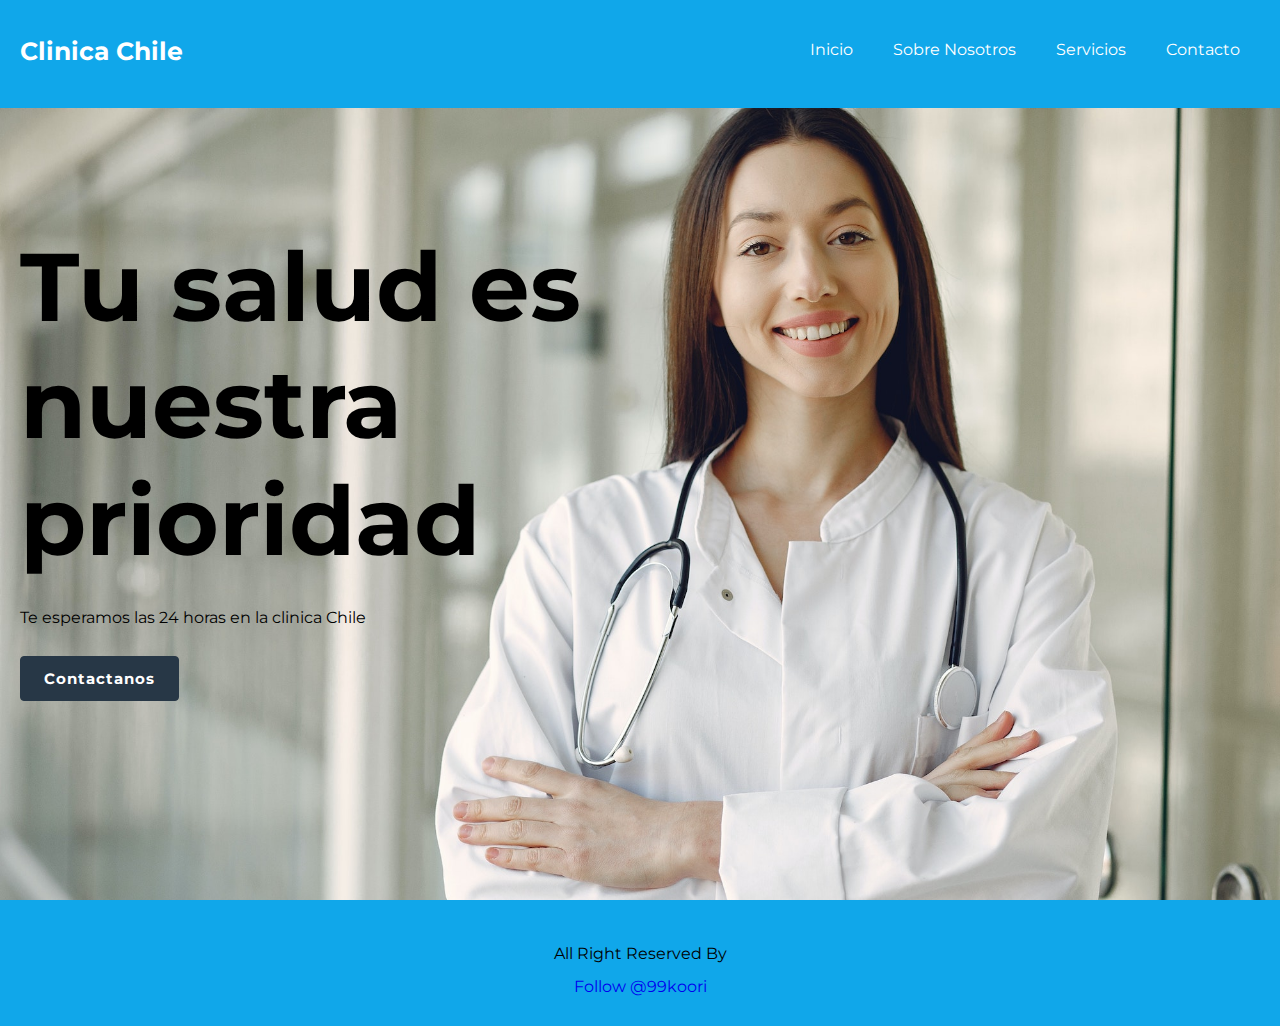
<file: Entrega3/index.html>
<!DOCTYPE html>
<html lang="en">
	<head>
		<meta charset="UTF-8" />
		<meta http-equiv="X-UA-Compatible" content="IE=edge" />
		<meta name="viewport" content="width=device-width, initial-scale=1.0" />
		<link rel="stylesheet" href="css/style.css" />
		<title>Clinica Chile | Bienvenido</title>
	</head>
	<body>
		<header id="mainheader">
			<nav id="navbar">
				<div class="container">
					<h1 class="logo">Clinica Chile</h1>
					<ul>
						<li><a href="index.html">Inicio</a></li>
						<li><a href="about.html">Sobre Nosotros</a></li>
						<li><a href="services.html">Servicios</a></li>
						<li><a href="contact.html">Contacto</a></li>
					</ul>
				</div>
			</nav>
			<div id="showcase">
				<div class="container">
					<h1 class="display-1">Tu salud es nuestra prioridad</h1>
					<p>
						Te esperamos las 24 horas en la clinica Chile
					</p>
					<a href="contact.html" class="btn btn-dark">Contactanos</a>
				</div>
			</div>
		</header>


		<footer id="mainfooter">
			<div class="container">
				<p>All Right Reserved By</p> <a href="https://twitter.com/99koori" class="twitter-follow-button" data-show-count="false"
					>Follow @99koori</a 
				>
				<script async src="https://platform.twitter.com/widgets.js" charset="utf-8"></script>
			</div>
		</footer>
	</body>
</html>
</file>
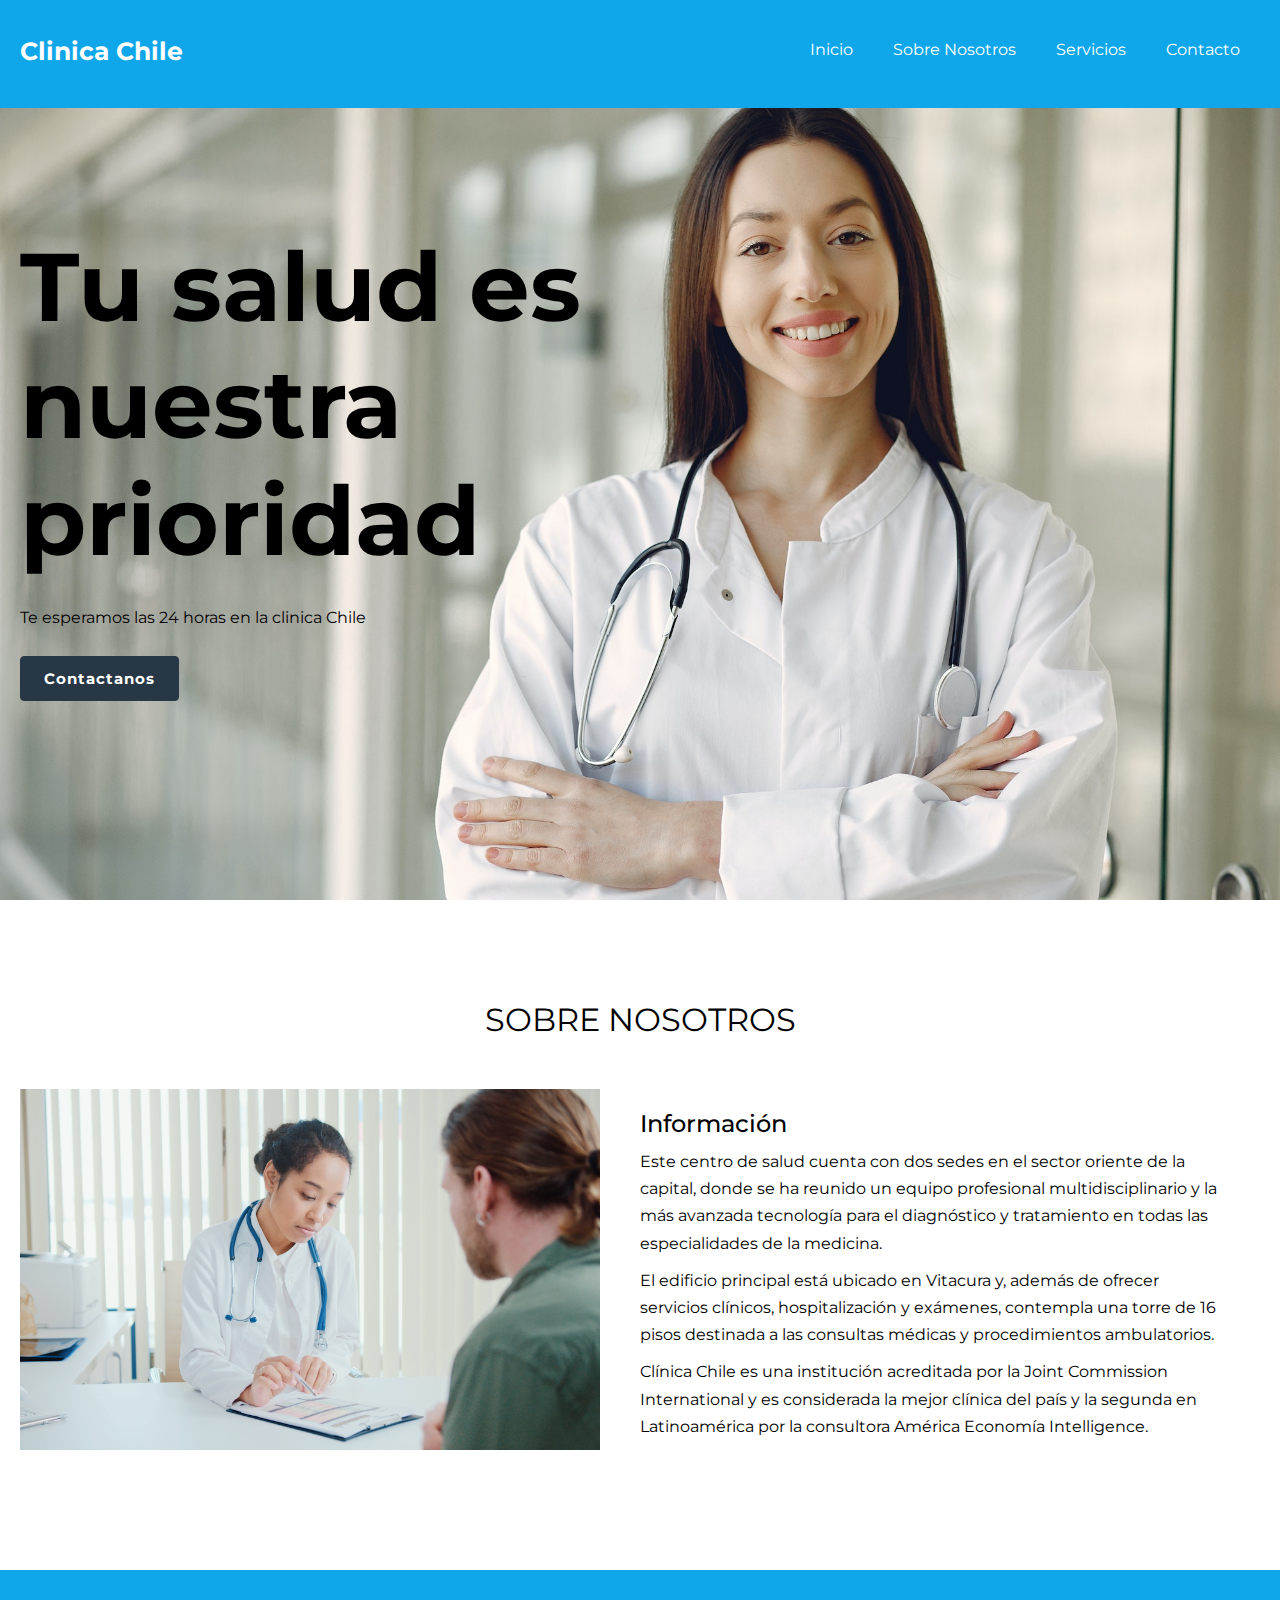
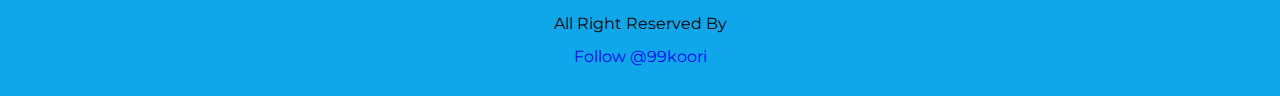
<file: Entrega3/about.html>
<!DOCTYPE html>
<html lang="en">
	<head>
		<meta charset="UTF-8" />
		<meta http-equiv="X-UA-Compatible" content="IE=edge" />
		<meta name="viewport" content="width=device-width, initial-scale=1.0" />
		<link rel="stylesheet" href="css/style.css" />
		<title>Clinica Chile | Bienvenido</title>
	</head>
	<body>
		<header id="mainheader">
			<nav id="navbar">
				<div class="container">
					<h1 class="logo">Clinica Chile</h1>
					<ul>
						<li><a href="index.html">Inicio</a></li>
						<li><a href="about.html">Sobre Nosotros</a></li>
						<li><a href="services.html">Servicios</a></li>
						<li><a href="contact.html">Contacto</a></li>
					</ul>
				</div>
			</nav>
			<div id="showcase">
				<div class="container">
					<h1 class="display-1">Tu salud es nuestra prioridad</h1>
					<p>
						Te esperamos las 24 horas en la clinica Chile
					</p>
					<a href="#contact" class="btn btn-dark">Contactanos</a>
				</div>
			</div>
		</header>

		<section id="about">
			<div class="container">
				<h2>Sobre Nosotros</h2>
				<div class="about-flex">
					<div class="about-flex-image">
						<img src="/Entrega3/images/about.png" alt="" />
					</div>
					<div class="about-flex-description">
						<h4>Información</h4>
						<p>
							Este centro de salud cuenta con dos sedes en el sector oriente de la capital, donde se ha reunido un equipo profesional multidisciplinario y la más avanzada tecnología para el diagnóstico y tratamiento en todas las especialidades de la medicina.
						</p>
						<p>
							El edificio principal está ubicado en Vitacura y, además de ofrecer servicios clínicos, hospitalización y exámenes, contempla una torre de 16 pisos destinada a las consultas médicas y procedimientos ambulatorios.
						</p>
						<p>
							Clínica Chile es una institución acreditada por la Joint Commission International y es considerada la mejor clínica del país y la segunda en Latinoamérica por la consultora América Economía Intelligence.
						</p>
					</div>
				</div>
			</div>
		</section>


		<footer id="mainfooter">
			<div class="container">
				<p>All Right Reserved By</p> <a href="https://twitter.com/99koori" class="twitter-follow-button" data-show-count="false"
					>Follow @99koori</a 
				>
				<script async src="https://platform.twitter.com/widgets.js" charset="utf-8"></script>
			</div>
		</footer>
	</body>
</html>
</file>
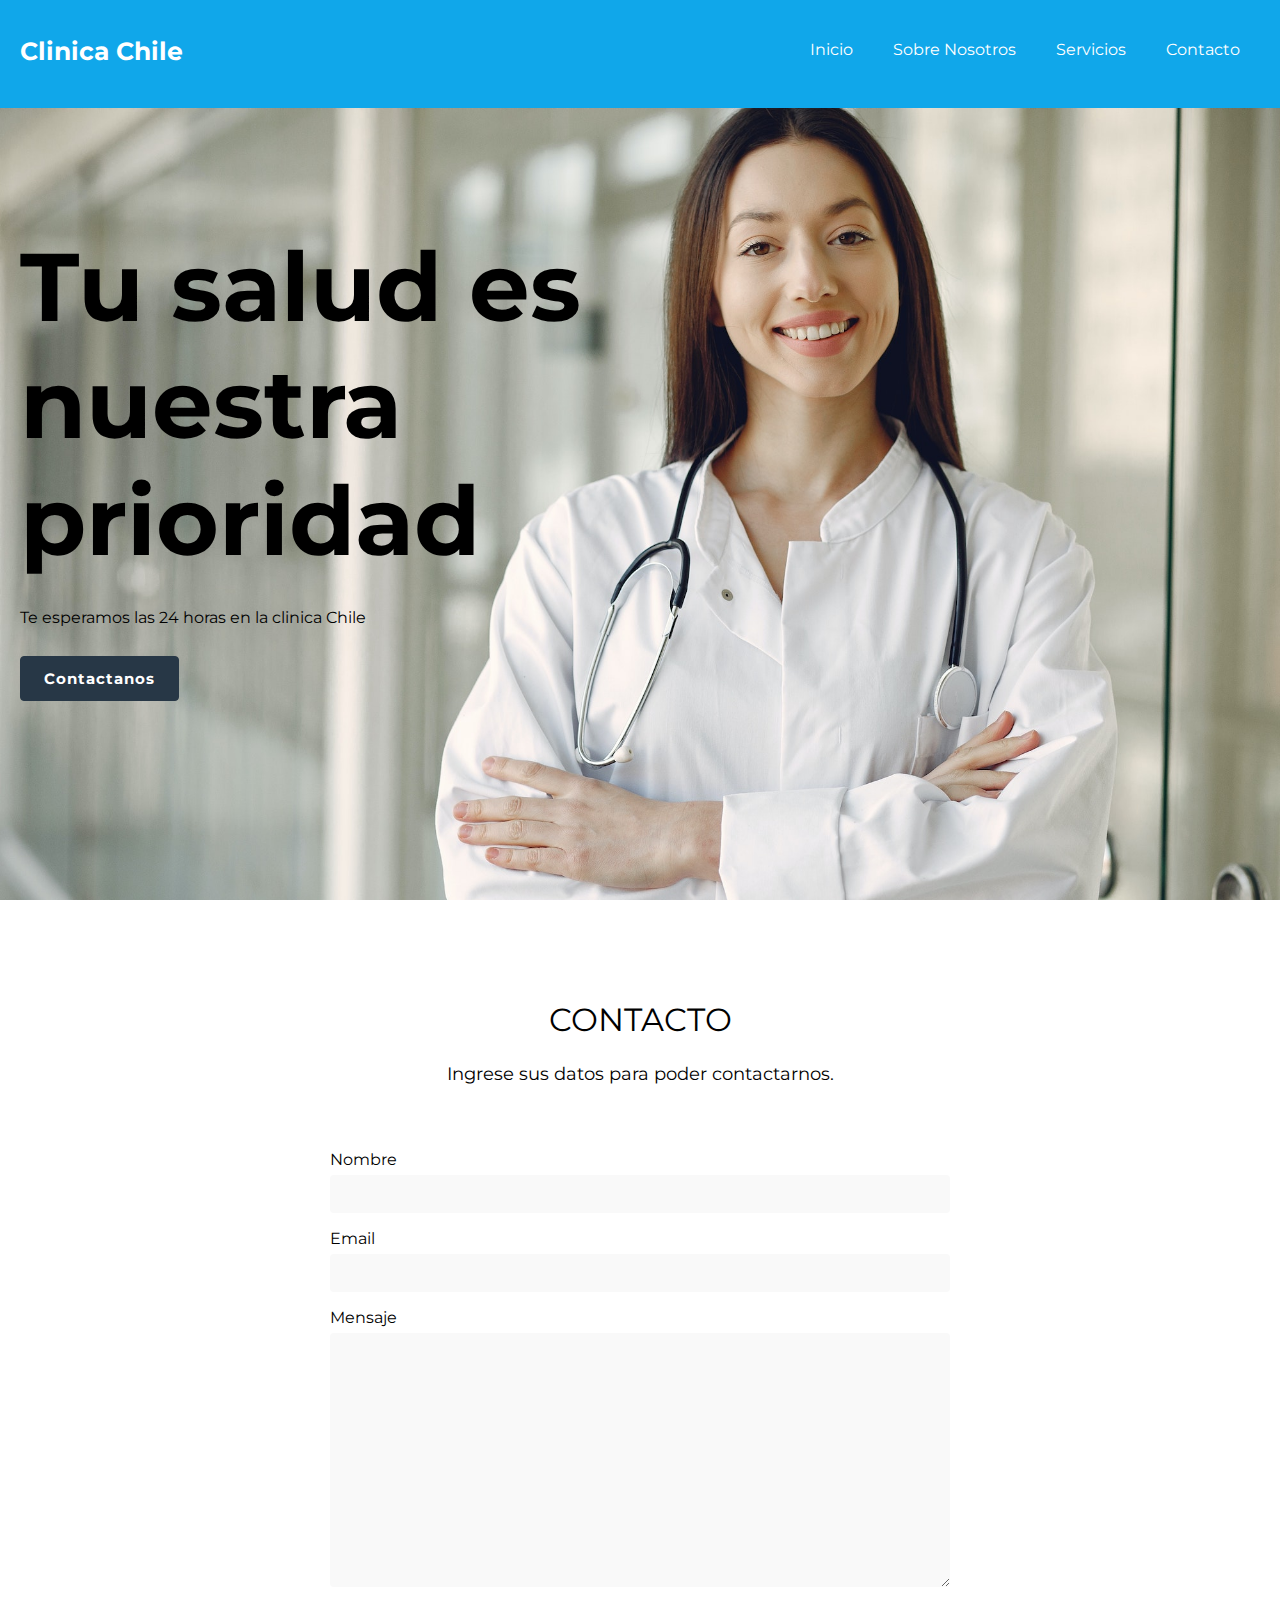
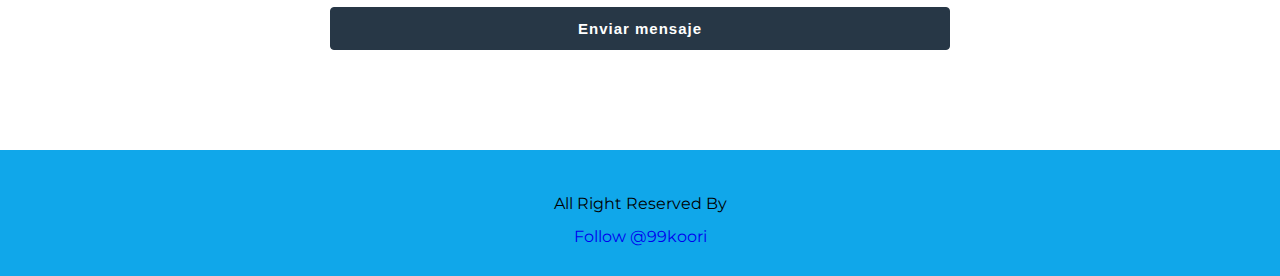
<file: Entrega3/contact.html>
<!DOCTYPE html>
<html lang="en">
	<head>
		<meta charset="UTF-8" />
		<meta http-equiv="X-UA-Compatible" content="IE=edge" />
		<meta name="viewport" content="width=device-width, initial-scale=1.0" />
		<link rel="stylesheet" href="css/style.css" />
		<title>Clinica Chile | Bienvenido</title>
	</head>
	<body>
		<header id="mainheader">
			<nav id="navbar">
				<div class="container">
					<h1 class="logo">Clinica Chile</h1>
					<ul>
						<li><a href="index.html">Inicio</a></li>
						<li><a href="about.html">Sobre Nosotros</a></li>
						<li><a href="services.html">Servicios</a></li>
						<li><a href="contact.html">Contacto</a></li>
					</ul>
				</div>
			</nav>
			<div id="showcase">
				<div class="container">
					<h1 class="display-1">Tu salud es nuestra prioridad</h1>
					<p>
						Te esperamos las 24 horas en la clinica Chile
					</p>
					<a href="#contact" class="btn btn-dark">Contactanos</a>
				</div>
			</div>
		</header>

		<section id="contact">
			<div class="container">
				<h2>Contacto</h2>
				<p class="large">
					Ingrese sus datos para poder contactarnos.
				</p>
				<form action="">
					<div class="form-group">
						<label for="name">Nombre</label>
						<input type="text" class="form-group-control" />
					</div>
					<div class="form-group">
						<label for="email">Email</label>
						<input type="email" class="form-group-control" />
					</div>
					<div class="form-group">
						<label for="message">Mensaje</label>
						<textarea name="" id="" cols="30" rows="10" class="form-group-control"></textarea>
					</div>
					<button class="btn btn-dark">Enviar mensaje</button>
				</form>
			</div>
		</section>

		<footer id="mainfooter">
			<div class="container">
				<p>All Right Reserved By</p> <a href="https://twitter.com/99koori" class="twitter-follow-button" data-show-count="false"
					>Follow @99koori</a 
				>
				<script async src="https://platform.twitter.com/widgets.js" charset="utf-8"></script>
			</div>
		</footer>
	</body>
</html>
</file>
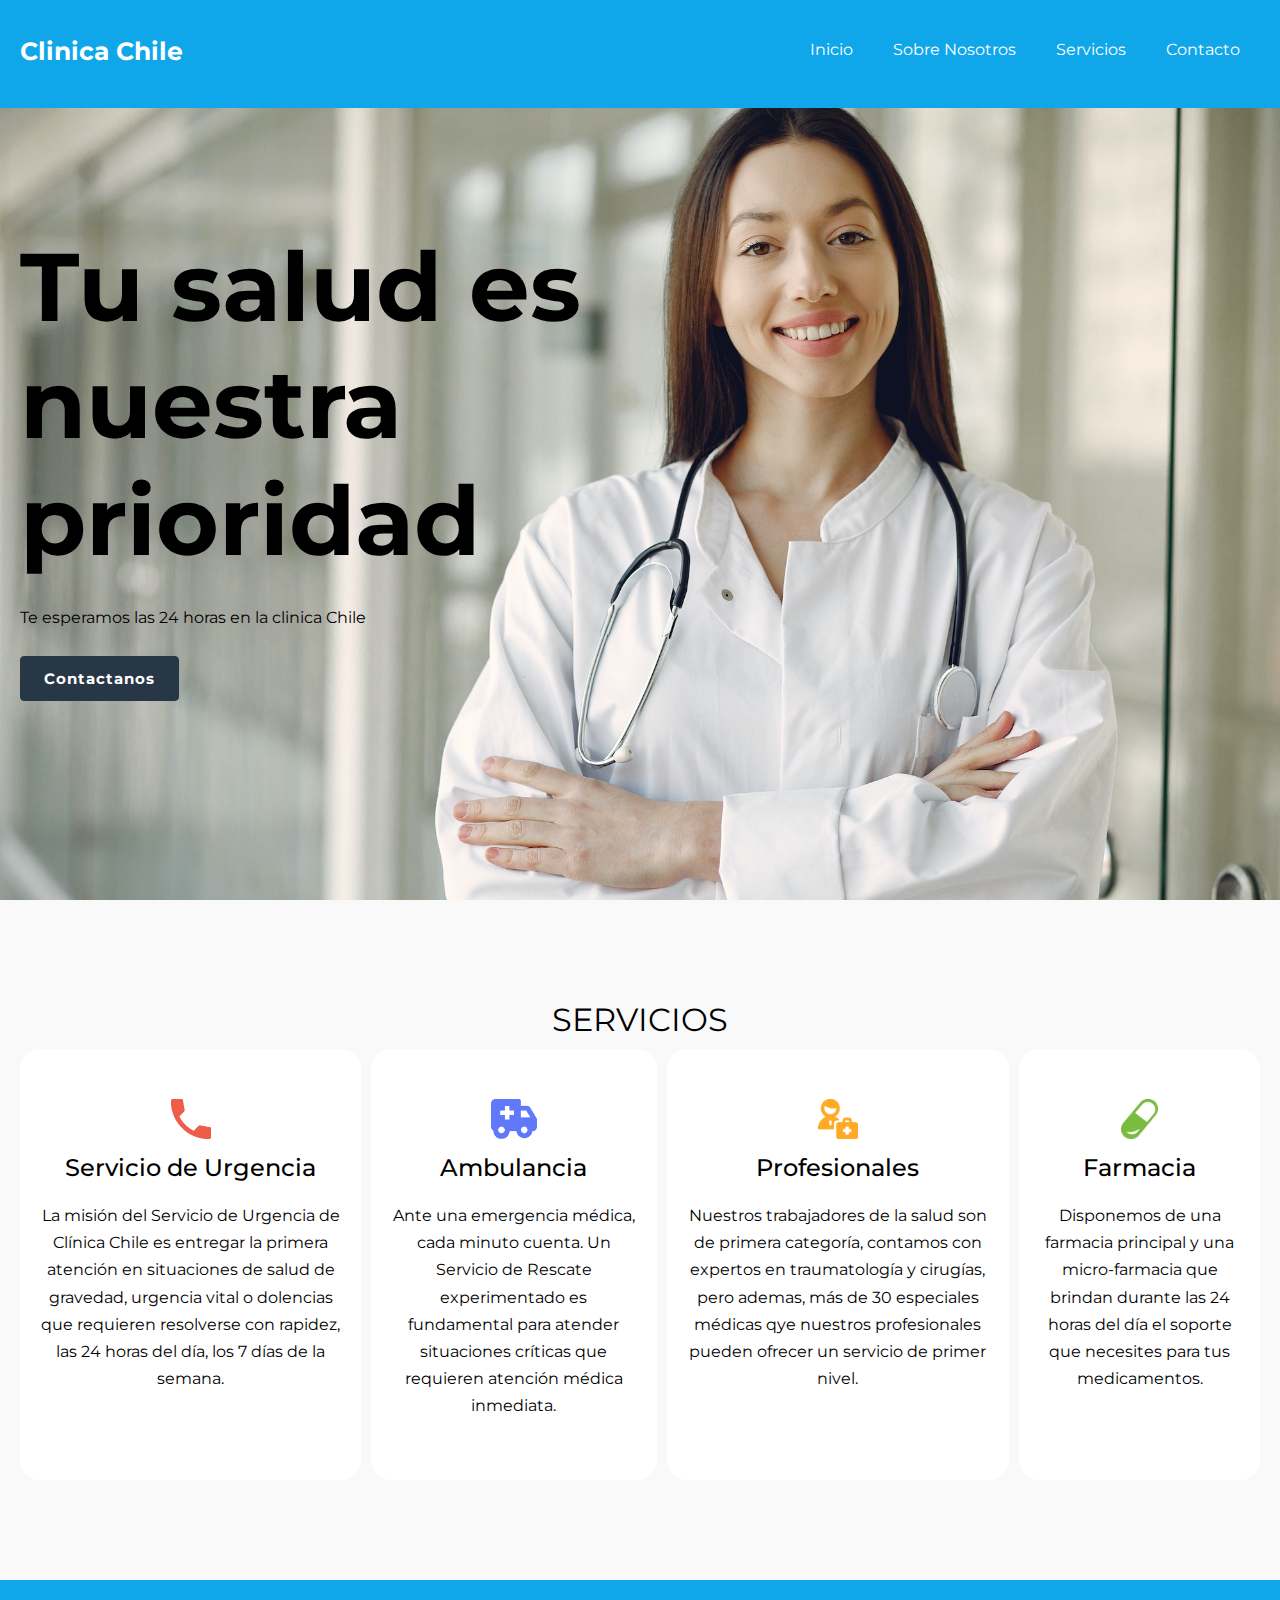
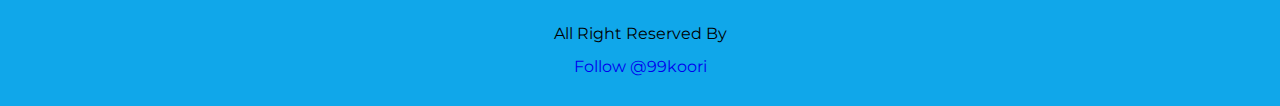
<file: Entrega3/services.html>
<!DOCTYPE html>
<html lang="en">
	<head>
		<meta charset="UTF-8" />
		<meta http-equiv="X-UA-Compatible" content="IE=edge" />
		<meta name="viewport" content="width=device-width, initial-scale=1.0" />
		<link rel="stylesheet" href="css/style.css" />
		<title>Clinica Chile | Bienvenido</title>
	</head>
	<body>
		<header id="mainheader">
			<nav id="navbar">
				<div class="container">
					<h1 class="logo">Clinica Chile</h1>
					<ul>
						<li><a href="index.html">Inicio</a></li>
						<li><a href="about.html">Sobre Nosotros</a></li>
						<li><a href="services.html">Servicios</a></li>
						<li><a href="contact.html">Contacto</a></li>
					</ul>
				</div>
			</nav>
			<div id="showcase">
				<div class="container">
					<h1 class="display-1">Tu salud es nuestra prioridad</h1>
					<p>
						Te esperamos las 24 horas en la clinica Chile
					</p>
					<a href="#contact" class="btn btn-dark">Contactanos</a>
				</div>
			</div>
		</header>


		<section id="services">
			<div class="container">
				<h2>Servicios</h2>
				<div class="services-flex">
					<div class="services-flex-box">
						<img src="/Entrega3/images/icon-phone.png" alt="" />
						<h4>Servicio de Urgencia</h4>
						<p>
							La misión del Servicio de Urgencia de Clínica Chile es entregar la primera atención en situaciones de salud de gravedad, urgencia vital o dolencias que requieren resolverse con rapidez, las 24 horas del día, los 7 días de la semana.
						</p>
					</div>
					<div class="services-flex-box">
						<img src="/Entrega3/images/icon-ambulance.png" alt="" />
						<h4>Ambulancia</h4>
						<p>
							Ante una emergencia médica, cada minuto cuenta. Un Servicio de Rescate experimentado es fundamental para atender situaciones críticas que requieren atención médica inmediata.
						</p>
					</div>
					<div class="services-flex-box">
						<img src="/Entrega3/images/icon-doctor.png" alt="" />
						<h4>Profesionales</h4>
						<p>
							Nuestros trabajadores de la salud son de primera categoría, contamos con expertos en traumatología y cirugías, pero ademas, más de 30 especiales médicas qye nuestros profesionales pueden ofrecer un servicio de primer nivel.
						</p>
					</div>
					<div class="services-flex-box">
						<img src="/Entrega3/images/icon-medicine.png" alt="" />
						<h4>Farmacia</h4>
						<p>
							Disponemos de una farmacia principal y una micro-farmacia que brindan durante las 24 horas del día el soporte que necesites para tus medicamentos.
						</p>
					</div>
				</div>
			</div>
		</section>


		<footer id="mainfooter">
			<div class="container">
				<p>All Right Reserved By</p> <a href="https://twitter.com/99koori" class="twitter-follow-button" data-show-count="false"
					>Follow @99koori</a 
				>
				<script async src="https://platform.twitter.com/widgets.js" charset="utf-8"></script>
			</div>
		</footer>
	</body>
</html>
</file>
<file: Entrega3/css/style.css>
@import url("https://fonts.googleapis.com/css2?family=Montserrat:wght@100;200;300;400;500;600;700;800;900&display=swap");
* {
  margin: 0;
  padding: 0;
  box-sizing: border-box;
}

html,
body {
  font-family: "Montserrat", sans-serif;
}

h1 {
  font-size: 2.5rem;
}

h2 {
  font-size: 2rem;
  text-transform: uppercase;
  font-weight: 400;
}

h4 {
  font-size: 1.5rem;
  font-weight: 500;
}

p {
  font-size: 1rem;
  margin: 10px 0;
  line-height: 1.7em;
}

a {
  text-decoration: none;
}

.container {
  margin: auto;
  max-width: 1300px;
  padding: 0 20px;
}

.large {
  font-size: 18px;
}

.display-1 {
  font-size: 6rem;
}

.btn {
  display: inline-block;
  font-size: 15px;
  padding: 12px 23px;
  cursor: pointer;
  font-weight: bold;
  letter-spacing: 1px;
  border-radius: 4px;
}
.btn-dark {
  background: #273746;
  border: 1px solid #273746;
  color: #fff;
}

form label {
  display: inline-block;
  margin-bottom: 6px;
}
form .form-group {
  margin-bottom: 16px;
}
form .form-group-control {
  width: 100%;
  padding: 7px 12px;
  font-size: 1rem;
  line-height: 1.5;
  background: #f9f9f9;
  border: none;
  border-radius: 4px;
}
form button {
  width: 100%;
}

#navbar {
  height: 12vh;
  background: #10a7ea;
  color: #fff;
  overflow: auto;
  padding-top: 20px;
  padding-bottom: 20px;
}
#navbar a {
  color: #fff;
}
#navbar .logo {
  float: left;
  padding-top: 16px;
  font-size: 25px;
}
#navbar ul {
  list-style: none;
  float: right;
}
#navbar ul li {
  float: left;
}
#navbar ul li a {
  display: block;
  padding: 20px;
  text-align: center;
}

#showcase {
  height: 88vh;
  padding: 120px 0;
  background: url("/Entrega3/images/showcase.jpg");
  background-repeat: no-repeat;
  background-position: top center;
  background-size: cover;
}
#showcase h1 {
  width: 50%;
}
#showcase p {
  width: 50%;
  padding: 15px 0;
}

#about {
  padding: 100px 0;
}
#about h2 {
  text-align: center;
  padding-bottom: 50px;
}
#about img {
  width: 100%;
}
#about .about-flex {
  display: flex;
}
#about .about-flex-image {
  flex: 1;
}
#about .about-flex-description {
  flex: 1;
  padding: 20px 40px;
}

#services {
  padding: 100px 0;
  background: #f9f9f9;
}
#services h2 {
  text-align: center;
  padding-bottom: 10px;
}
#services p.large {
  text-align: center;
  padding-bottom: 50px;
}
#services .services-flex {
  display: flex;
  gap: 10px;
}
#services .services-flex img {
  height: 40px;
}
#services .services-flex-box {
  background: #fff;
  padding: 50px 20px;
  text-align: center;
  border-radius: 20px;
}
#services .services-flex-box h4 {
  padding: 10px 0;
}

#contact {
  padding: 100px 0;
}
#contact h2 {
  text-align: center;
  padding-bottom: 10px;
}
#contact p.large {
  text-align: center;
  padding-bottom: 50px;
}
#contact form {
  width: 50%;
  margin: 0 auto;
}

#mainfooter {
  background: #10a7ea;
  text-align: center;
  padding: 30px;
}

@media (max-width: 700px) {
  .display-1 {
    font-size: 4rem;
  }
  /* Navbar */
  #navbar {
    height: 100%;
  }
  #navbar .logo {
    float: none;
    text-align: center;
  }
  #showcase {
    height: 100%;
    padding: 50px 0;
  }
  #about {
    padding: 50px 0;
  }
  #about .about-flex {
    flex-direction: column;
  }
  #about .about-flex-description {
    text-align: center;
    padding: 20px 0;
  }
  #services {
    padding: 50px 0;
  }
  #services .services-flex {
    flex-direction: column;
  }
  #contact {
    padding: 80px 0;
  }
  #contact form {
    width: 100%;
  }
}

/*# sourceMappingURL=style.css.map */
</file>
